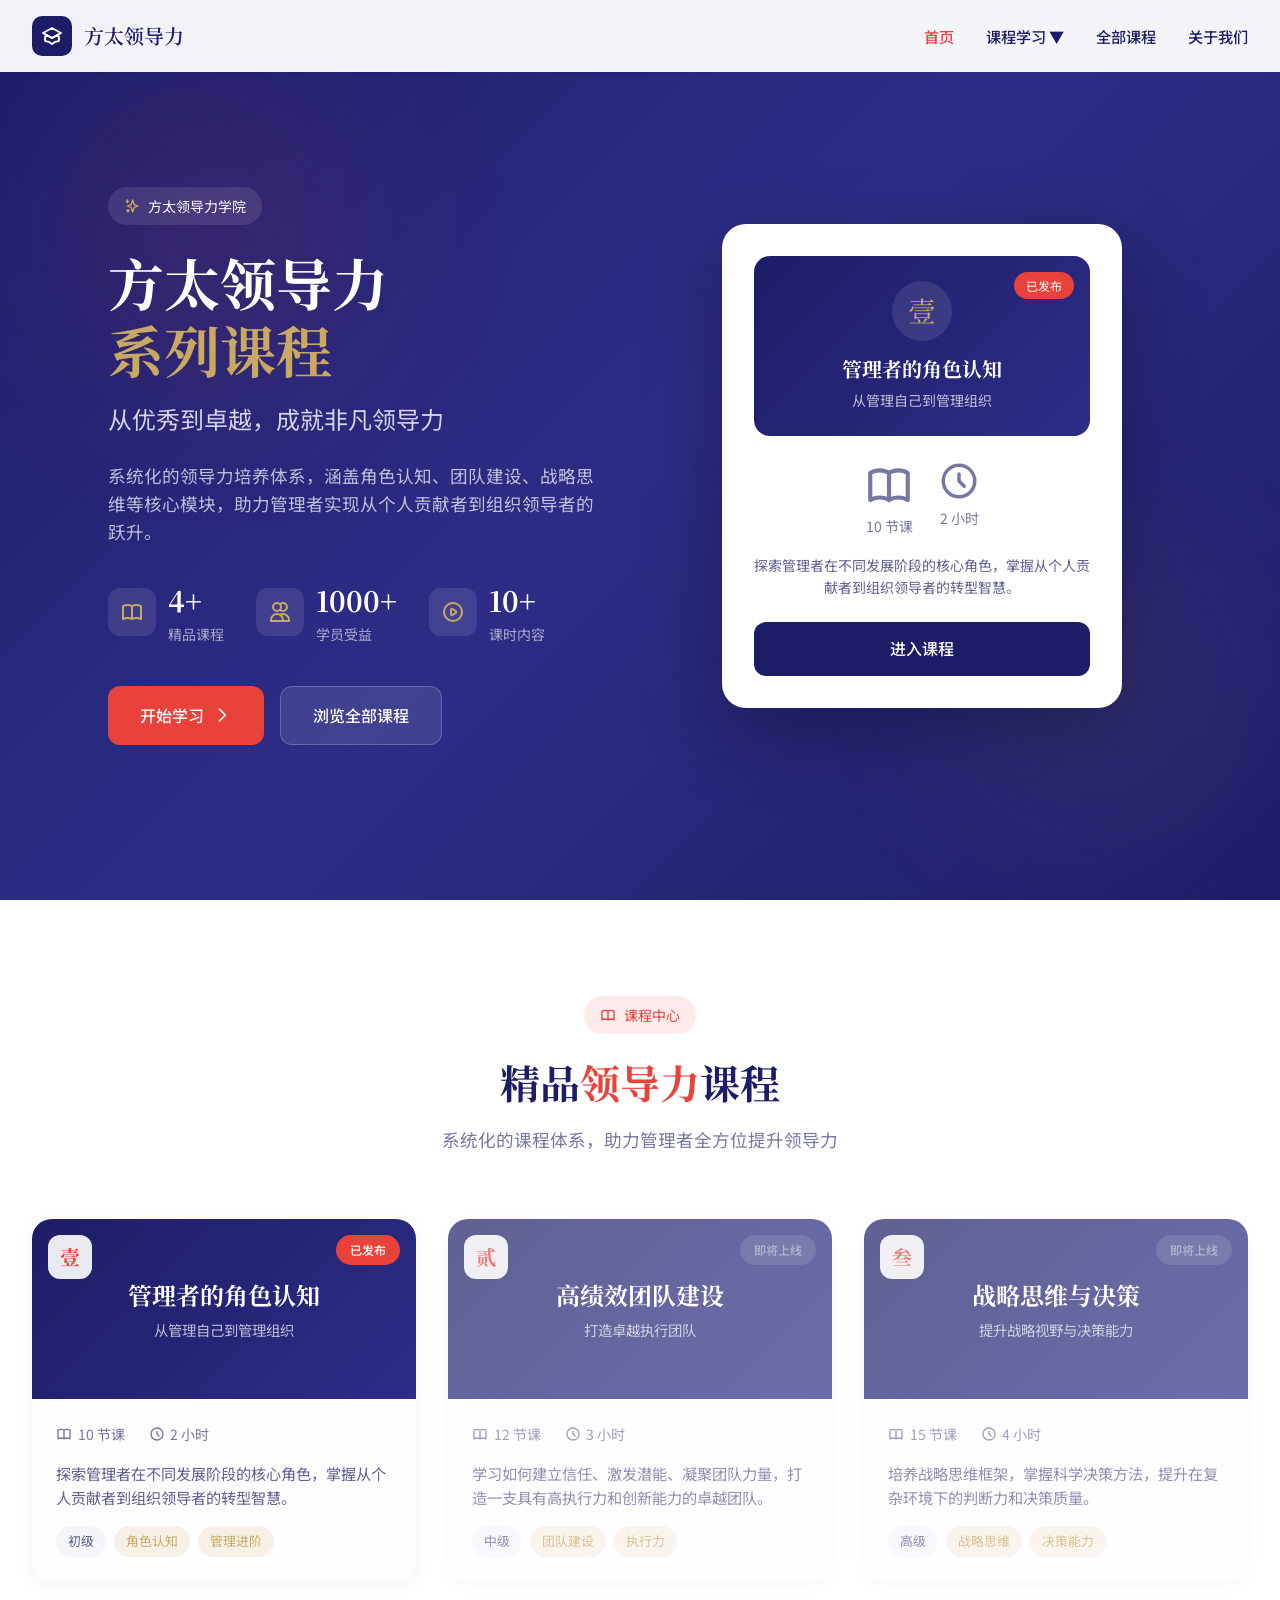
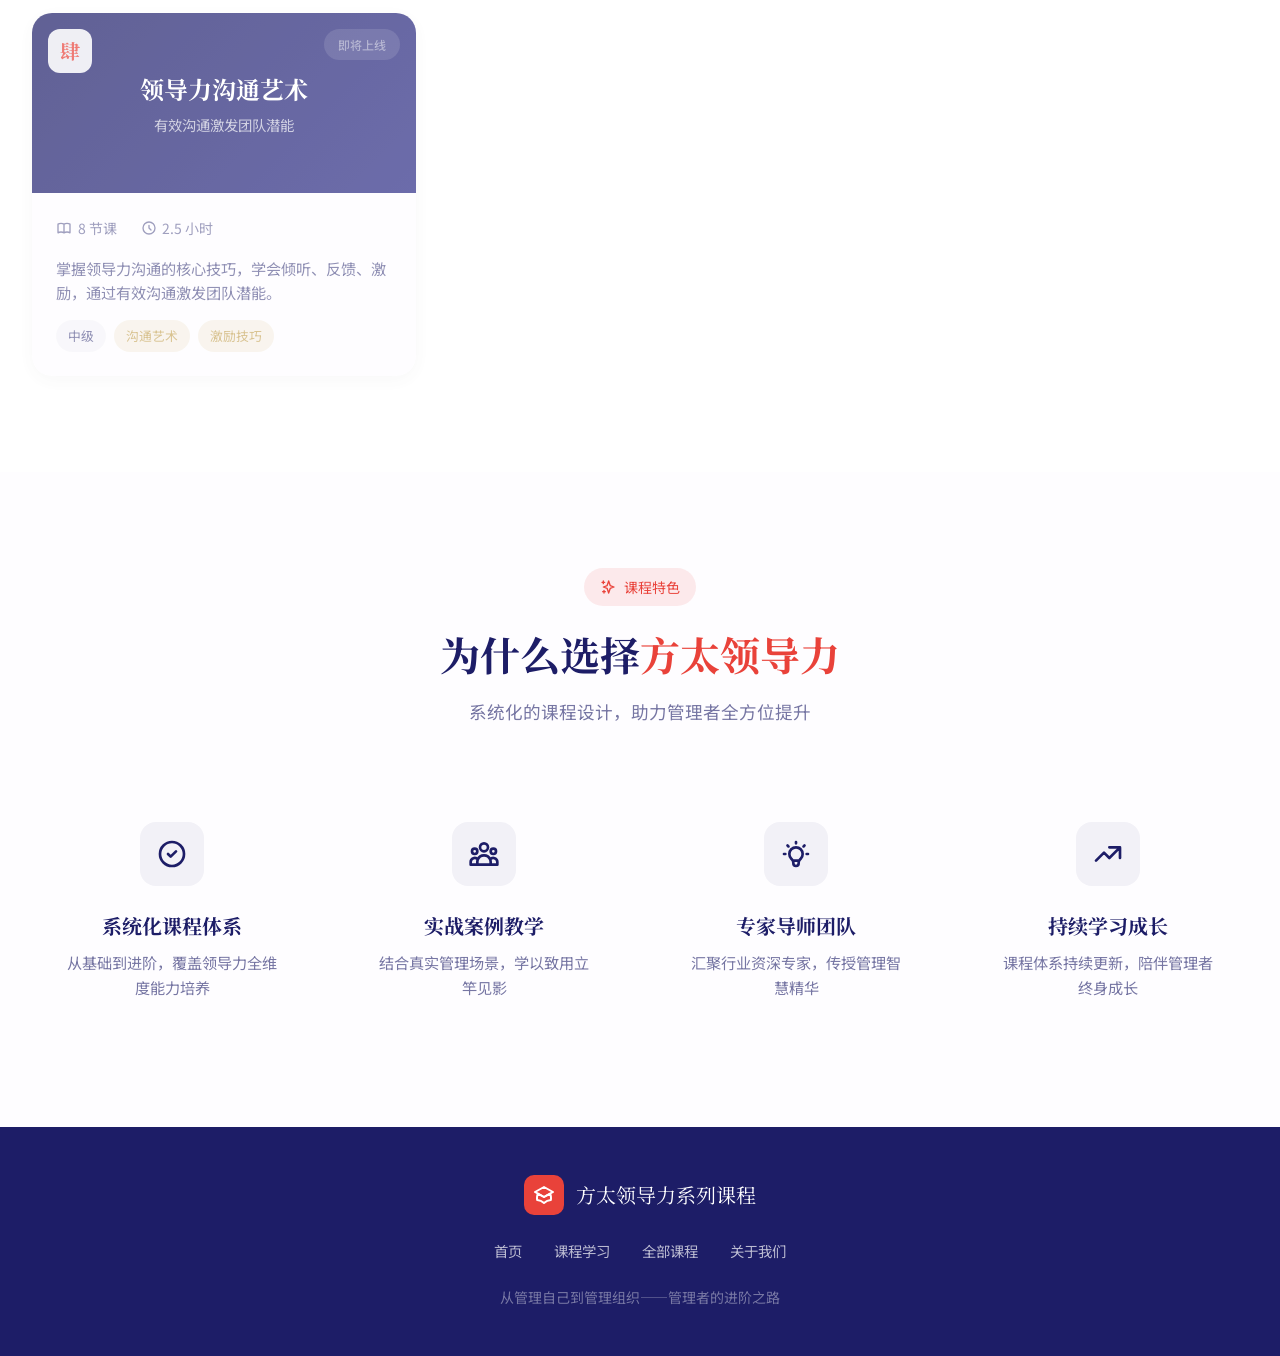
<file: portal/index.html>
<!DOCTYPE html>
<html lang="zh-CN">
<head>
    <meta charset="UTF-8">
    <meta name="viewport" content="width=device-width, initial-scale=1.0">
    <title>方太领导力系列课程</title>
    <link href="https://fonts.googleapis.com/css2?family=Noto+Sans+SC:wght@400;500;700&family=Noto+Serif+SC:wght@400;500;600;700&display=swap" rel="stylesheet">
    <style>
        * {
            margin: 0;
            padding: 0;
            box-sizing: border-box;
        }
        
        body {
            font-family: 'Noto Sans SC', sans-serif;
            background: #fefdff;
            color: #1d1d67;
            line-height: 1.6;
        }
        
        h1, h2, h3, h4, h5, h6 {
            font-family: 'Noto Serif SC', serif;
        }
        
        /* Navigation */
        .nav {
            position: fixed;
            top: 0;
            left: 0;
            right: 0;
            z-index: 1000;
            background: rgba(255, 255, 255, 0.95);
            backdrop-filter: blur(10px);
            box-shadow: 0 1px 3px rgba(0,0,0,0.05);
            padding: 1rem 0;
        }
        
        .nav-container {
            max-width: 1400px;
            margin: 0 auto;
            padding: 0 2rem;
            display: flex;
            align-items: center;
            justify-content: space-between;
        }
        
        .logo {
            display: flex;
            align-items: center;
            gap: 0.75rem;
            text-decoration: none;
        }
        
        .logo-icon {
            width: 40px;
            height: 40px;
            background: #1d1d67;
            border-radius: 10px;
            display: flex;
            align-items: center;
            justify-content: center;
        }
        
        .logo-icon svg {
            width: 24px;
            height: 24px;
            color: white;
        }
        
        .logo-text {
            font-family: 'Noto Serif SC', serif;
            font-size: 1.25rem;
            font-weight: 600;
            color: #1d1d67;
        }
        
        .nav-links {
            display: flex;
            align-items: center;
            gap: 2rem;
        }
        
        .nav-links a {
            text-decoration: none;
            color: #1d1d67;
            font-size: 0.95rem;
            font-weight: 500;
            transition: color 0.3s;
        }
        
        .nav-links a:hover {
            color: #e9423a;
        }
        
        .nav-links a.active {
            color: #e9423a;
        }
        
        /* Dropdown Menu */
        .dropdown {
            position: relative;
        }
        
        .dropdown-toggle {
            display: flex;
            align-items: center;
            gap: 0.25rem;
        }
        
        .dropdown-menu {
            position: absolute;
            top: 100%;
            left: 0;
            margin-top: 0.5rem;
            min-width: 280px;
            background: white;
            border-radius: 12px;
            box-shadow: 0 10px 40px rgba(0, 0, 0, 0.15);
            padding: 0.5rem;
            opacity: 0;
            visibility: hidden;
            transform: translateY(-10px);
            transition: all 0.3s ease;
            z-index: 1001;
        }
        
        .dropdown:hover .dropdown-menu {
            opacity: 1;
            visibility: visible;
            transform: translateY(0);
        }
        
        .dropdown-item {
            display: flex;
            align-items: center;
            gap: 1rem;
            padding: 0.875rem 1rem;
            border-radius: 8px;
            text-decoration: none;
            color: #1d1d67;
            transition: background 0.2s;
        }
        
        .dropdown-item:hover {
            background: rgba(29, 29, 103, 0.05);
        }
        
        .dropdown-item.disabled {
            opacity: 0.5;
            cursor: not-allowed;
            pointer-events: none;
        }
        
        .course-num {
            width: 36px;
            height: 36px;
            background: rgba(29, 29, 103, 0.1);
            border-radius: 8px;
            display: flex;
            align-items: center;
            justify-content: center;
            font-family: 'Noto Serif SC', serif;
            font-size: 1rem;
            font-weight: 700;
            color: #1d1d67;
            flex-shrink: 0;
        }
        
        .course-info {
            flex: 1;
        }
        
        .course-title {
            font-weight: 500;
            font-size: 0.95rem;
            margin-bottom: 0.25rem;
        }
        
        .course-status {
            font-size: 0.75rem;
            padding: 0.15rem 0.5rem;
            border-radius: 50px;
            display: inline-block;
        }
        
        .course-status.published {
            background: rgba(233, 66, 58, 0.1);
            color: #e9423a;
        }
        
        .course-status.coming {
            background: rgba(29, 29, 103, 0.1);
            color: #1d1d67;
            opacity: 0.6;
        }
        
        /* Hero Section */
        .hero {
            min-height: 100vh;
            background: linear-gradient(135deg, #1d1d67 0%, #2d2d87 50%, #1d1d67 100%);
            display: flex;
            align-items: center;
            padding: 6rem 2rem 4rem;
            position: relative;
            overflow: hidden;
        }
        
        .hero::before {
            content: '';
            position: absolute;
            top: 10%;
            left: 5%;
            width: 300px;
            height: 300px;
            background: rgba(233, 66, 58, 0.1);
            border-radius: 50%;
            filter: blur(80px);
        }
        
        .hero::after {
            content: '';
            position: absolute;
            bottom: 10%;
            right: 5%;
            width: 250px;
            height: 250px;
            background: rgba(201, 169, 98, 0.1);
            border-radius: 50%;
            filter: blur(80px);
        }
        
        .hero-container {
            max-width: 1400px;
            margin: 0 auto;
            display: grid;
            grid-template-columns: 1fr 1fr;
            gap: 4rem;
            align-items: center;
            position: relative;
            z-index: 1;
        }
        
        .hero-content {
            color: white;
        }
        
        .hero-badge {
            display: inline-flex;
            align-items: center;
            gap: 0.5rem;
            padding: 0.5rem 1rem;
            background: rgba(255, 255, 255, 0.1);
            border-radius: 50px;
            font-size: 0.875rem;
            margin-bottom: 1.5rem;
        }
        
        .hero-badge svg {
            width: 16px;
            height: 16px;
            color: #c9a962;
        }
        
        .hero h1 {
            font-size: 3.5rem;
            line-height: 1.2;
            margin-bottom: 1rem;
        }
        
        .hero h1 span {
            color: #c9a962;
        }
        
        .hero-subtitle {
            font-size: 1.5rem;
            color: rgba(255, 255, 255, 0.8);
            margin-bottom: 1.5rem;
        }
        
        .hero-desc {
            font-size: 1.1rem;
            color: rgba(255, 255, 255, 0.7);
            max-width: 500px;
            margin-bottom: 2rem;
        }
        
        .hero-stats {
            display: flex;
            gap: 2rem;
            margin-bottom: 2.5rem;
        }
        
        .stat-item {
            display: flex;
            align-items: center;
            gap: 0.75rem;
        }
        
        .stat-icon {
            width: 48px;
            height: 48px;
            background: rgba(255, 255, 255, 0.1);
            border-radius: 12px;
            display: flex;
            align-items: center;
            justify-content: center;
        }
        
        .stat-icon svg {
            width: 24px;
            height: 24px;
            color: #c9a962;
        }
        
        .stat-number {
            font-family: 'Noto Serif SC', serif;
            font-size: 1.75rem;
            font-weight: 700;
        }
        
        .stat-label {
            font-size: 0.875rem;
            color: rgba(255, 255, 255, 0.6);
        }
        
        .hero-cta {
            display: flex;
            gap: 1rem;
        }
        
        .btn-primary {
            display: inline-flex;
            align-items: center;
            gap: 0.5rem;
            padding: 1rem 2rem;
            background: #e9423a;
            color: white;
            text-decoration: none;
            border-radius: 12px;
            font-weight: 500;
            transition: all 0.3s;
        }
        
        .btn-primary:hover {
            background: #d63a32;
            transform: translateY(-2px);
        }
        
        .btn-secondary {
            display: inline-flex;
            align-items: center;
            gap: 0.5rem;
            padding: 1rem 2rem;
            background: rgba(255, 255, 255, 0.1);
            color: white;
            text-decoration: none;
            border-radius: 12px;
            font-weight: 500;
            border: 1px solid rgba(255, 255, 255, 0.2);
            transition: all 0.3s;
        }
        
        .btn-secondary:hover {
            background: rgba(255, 255, 255, 0.2);
        }
        
        .hero-visual {
            display: flex;
            justify-content: center;
            align-items: center;
        }
        
        .hero-card {
            background: white;
            border-radius: 24px;
            padding: 2rem;
            box-shadow: 0 25px 80px rgba(0, 0, 0, 0.3);
            max-width: 400px;
            width: 100%;
        }
        
        .hero-card-header {
            height: 180px;
            background: linear-gradient(135deg, #1d1d67 0%, #2d2d87 100%);
            border-radius: 16px;
            display: flex;
            flex-direction: column;
            align-items: center;
            justify-content: center;
            color: white;
            margin-bottom: 1.5rem;
            position: relative;
        }
        
        .hero-card-badge {
            position: absolute;
            top: 1rem;
            right: 1rem;
            padding: 0.25rem 0.75rem;
            background: #e9423a;
            color: white;
            font-size: 0.75rem;
            border-radius: 50px;
        }
        
        .hero-card-number {
            width: 60px;
            height: 60px;
            background: rgba(255, 255, 255, 0.1);
            border-radius: 50%;
            display: flex;
            align-items: center;
            justify-content: center;
            font-family: 'Noto Serif SC', serif;
            font-size: 1.75rem;
            color: #c9a962;
            margin-bottom: 0.75rem;
        }
        
        .hero-card h3 {
            font-size: 1.25rem;
            margin-bottom: 0.25rem;
        }
        
        .hero-card p {
            font-size: 0.875rem;
            opacity: 0.7;
        }
        
        .hero-card-content {
            text-align: center;
        }
        
        .hero-card-meta {
            display: flex;
            justify-content: center;
            gap: 1.5rem;
            margin-bottom: 1rem;
            font-size: 0.875rem;
            color: #1d1d67;
            opacity: 0.6;
        }
        
        .hero-card-desc {
            font-size: 0.9rem;
            color: #1d1d67;
            opacity: 0.7;
            margin-bottom: 1.5rem;
            line-height: 1.6;
        }
        
        .hero-card-btn {
            display: block;
            width: 100%;
            padding: 0.875rem;
            background: #1d1d67;
            color: white;
            text-decoration: none;
            border-radius: 12px;
            font-weight: 500;
            transition: background 0.3s;
        }
        
        .hero-card-btn:hover {
            background: #2d2d87;
        }
        
        /* Courses Section */
        .courses {
            padding: 6rem 2rem;
            background: white;
        }
        
        .courses-container {
            max-width: 1400px;
            margin: 0 auto;
        }
        
        .section-header {
            text-align: center;
            margin-bottom: 4rem;
        }
        
        .section-badge {
            display: inline-flex;
            align-items: center;
            gap: 0.5rem;
            padding: 0.5rem 1rem;
            background: rgba(233, 66, 58, 0.1);
            border-radius: 50px;
            font-size: 0.875rem;
            color: #e9423a;
            margin-bottom: 1rem;
        }
        
        .section-badge svg {
            width: 16px;
            height: 16px;
        }
        
        .section-header h2 {
            font-size: 2.5rem;
            color: #1d1d67;
            margin-bottom: 0.75rem;
        }
        
        .section-header h2 span {
            color: #e9423a;
        }
        
        .section-header p {
            font-size: 1.1rem;
            color: #1d1d67;
            opacity: 0.6;
        }
        
        .courses-grid {
            display: grid;
            grid-template-columns: repeat(auto-fit, minmax(320px, 1fr));
            gap: 2rem;
        }
        
        .course-card {
            background: #fefdff;
            border-radius: 20px;
            overflow: hidden;
            box-shadow: 0 4px 20px rgba(0, 0, 0, 0.05);
            transition: all 0.3s;
            text-decoration: none;
            color: inherit;
            display: block;
        }
        
        .course-card:hover {
            transform: translateY(-8px);
            box-shadow: 0 12px 40px rgba(0, 0, 0, 0.1);
        }
        
        .course-card-header {
            height: 180px;
            background: linear-gradient(135deg, #1d1d67 0%, #2d2d87 100%);
            position: relative;
            display: flex;
            flex-direction: column;
            align-items: center;
            justify-content: center;
            color: white;
        }
        
        .course-number {
            position: absolute;
            top: 1rem;
            left: 1rem;
            width: 44px;
            height: 44px;
            background: rgba(255, 255, 255, 0.9);
            border-radius: 12px;
            display: flex;
            align-items: center;
            justify-content: center;
            font-family: 'Noto Serif SC', serif;
            font-size: 1.25rem;
            color: #e9423a;
            font-weight: 700;
        }
        
        .course-status {
            position: absolute;
            top: 1rem;
            right: 1rem;
            padding: 0.35rem 0.875rem;
            border-radius: 50px;
            font-size: 0.75rem;
            font-weight: 500;
        }
        
        .course-status.published {
            background: #e9423a;
            color: white;
        }
        
        .course-status.coming {
            background: rgba(255, 255, 255, 0.2);
            color: rgba(255, 255, 255, 0.8);
        }
        
        .course-card-header h3 {
            font-size: 1.5rem;
            margin-bottom: 0.25rem;
        }
        
        .course-card-header p {
            font-size: 0.9rem;
            opacity: 0.7;
        }
        
        .course-card-body {
            padding: 1.5rem;
        }
        
        .course-meta {
            display: flex;
            gap: 1.5rem;
            margin-bottom: 1rem;
            font-size: 0.875rem;
            color: #1d1d67;
            opacity: 0.6;
        }
        
        .course-meta span {
            display: flex;
            align-items: center;
            gap: 0.35rem;
        }
        
        .course-meta svg {
            width: 16px;
            height: 16px;
        }
        
        .course-desc {
            font-size: 0.95rem;
            color: #1d1d67;
            opacity: 0.7;
            line-height: 1.6;
            margin-bottom: 1rem;
        }
        
        .course-tags {
            display: flex;
            flex-wrap: wrap;
            gap: 0.5rem;
        }
        
        .course-tag {
            padding: 0.35rem 0.75rem;
            background: rgba(29, 29, 103, 0.05);
            border-radius: 50px;
            font-size: 0.8rem;
            color: #1d1d67;
            opacity: 0.7;
        }
        
        .course-tag.highlight {
            background: rgba(201, 169, 98, 0.15);
            color: #c9a962;
            opacity: 1;
        }
        
        /* Features Section */
        .features {
            padding: 6rem 2rem;
            background: #fefdff;
        }
        
        .features-container {
            max-width: 1400px;
            margin: 0 auto;
        }
        
        .features-grid {
            display: grid;
            grid-template-columns: repeat(auto-fit, minmax(250px, 1fr));
            gap: 2rem;
            margin-top: 3rem;
        }
        
        .feature-item {
            text-align: center;
            padding: 2rem;
        }
        
        .feature-icon {
            width: 64px;
            height: 64px;
            background: rgba(29, 29, 103, 0.05);
            border-radius: 16px;
            display: flex;
            align-items: center;
            justify-content: center;
            margin: 0 auto 1.5rem;
        }
        
        .feature-icon svg {
            width: 32px;
            height: 32px;
            color: #1d1d67;
        }
        
        .feature-item h3 {
            font-size: 1.25rem;
            color: #1d1d67;
            margin-bottom: 0.5rem;
        }
        
        .feature-item p {
            font-size: 0.95rem;
            color: #1d1d67;
            opacity: 0.6;
        }
        
        /* Footer */
        .footer {
            background: #1d1d67;
            color: white;
            padding: 3rem 2rem;
        }
        
        .footer-container {
            max-width: 1400px;
            margin: 0 auto;
            display: flex;
            flex-direction: column;
            align-items: center;
            gap: 1.5rem;
        }
        
        .footer-logo {
            display: flex;
            align-items: center;
            gap: 0.75rem;
        }
        
        .footer-logo-icon {
            width: 40px;
            height: 40px;
            background: #e9423a;
            border-radius: 10px;
            display: flex;
            align-items: center;
            justify-content: center;
        }
        
        .footer-logo-icon svg {
            width: 24px;
            height: 24px;
            color: white;
        }
        
        .footer-logo-text {
            font-family: 'Noto Serif SC', serif;
            font-size: 1.25rem;
        }
        
        .footer-links {
            display: flex;
            gap: 2rem;
        }
        
        .footer-links a {
            color: rgba(255, 255, 255, 0.7);
            text-decoration: none;
            font-size: 0.9rem;
            transition: color 0.3s;
        }
        
        .footer-links a:hover {
            color: #c9a962;
        }
        
        .footer-copy {
            font-size: 0.875rem;
            color: rgba(255, 255, 255, 0.4);
        }
        
        /* Responsive */
        @media (max-width: 1024px) {
            .hero-container {
                grid-template-columns: 1fr;
                text-align: center;
            }
            
            .hero h1 {
                font-size: 2.5rem;
            }
            
            .hero-stats {
                justify-content: center;
            }
            
            .hero-cta {
                justify-content: center;
            }
            
            .hero-visual {
                display: none;
            }
        }
        
        @media (max-width: 768px) {
            .nav-links {
                display: none;
            }
            
            .hero {
                padding: 5rem 1.5rem 3rem;
            }
            
            .hero h1 {
                font-size: 2rem;
            }
            
            .hero-subtitle {
                font-size: 1.1rem;
            }
            
            .hero-stats {
                flex-direction: column;
                gap: 1rem;
            }
            
            .hero-cta {
                flex-direction: column;
            }
            
            .courses {
                padding: 4rem 1.5rem;
            }
            
            .section-header h2 {
                font-size: 1.75rem;
            }
        }
    </style>
</head>
<body>
    <!-- Navigation -->
    <nav class="nav">
        <div class="nav-container">
            <a href="index.html" class="logo">
                <div class="logo-icon">
                    <svg xmlns="http://www.w3.org/2000/svg" fill="none" viewBox="0 0 24 24" stroke="currentColor">
                        <path stroke-linecap="round" stroke-linejoin="round" stroke-width="2" d="M12 14l9-5-9-5-9 5 9 5z" />
                        <path stroke-linecap="round" stroke-linejoin="round" stroke-width="2" d="M12 14l6.16-3.422a12.083 12.083 0 01.665 6.479A11.952 11.952 0 0012 20.055a11.952 11.952 0 00-6.824-2.998 12.078 12.078 0 01.665-6.479L12 14z" />
                    </svg>
                </div>
                <span class="logo-text">方太领导力</span>
            </a>
            <div class="nav-links">
                <a href="index.html" class="active">首页</a>
                <div class="dropdown">
                    <a href="#" class="dropdown-toggle">课程学习 ▼</a>
                    <div class="dropdown-menu">
                        <a href="course/index.html" class="dropdown-item">
                            <span class="course-num">壹</span>
                            <div class="course-title">管理者的角色认知</div>
                        </a>
                        <div class="dropdown-item disabled">
                            <span class="course-num">贰</span>
                            <div class="course-title">高绩效团队建设</div>
                        </div>
                        <div class="dropdown-item disabled">
                            <span class="course-num">叁</span>
                            <div class="course-title">战略思维与决策</div>
                        </div>
                        <div class="dropdown-item disabled">
                            <span class="course-num">肆</span>
                            <div class="course-title">领导力沟通艺术</div>
                        </div>
                    </div>
                </div>
                <a href="#courses">全部课程</a>
                <a href="#about">关于我们</a>
            </div>
        </div>
    </nav>

    <!-- Hero Section -->
    <section class="hero">
        <div class="hero-container">
            <div class="hero-content">
                <div class="hero-badge">
                    <svg xmlns="http://www.w3.org/2000/svg" fill="none" viewBox="0 0 24 24" stroke="currentColor">
                        <path stroke-linecap="round" stroke-linejoin="round" stroke-width="2" d="M5 3v4M3 5h4M6 17v4m-2-2h4m5-16l2.286 6.857L21 12l-5.714 2.143L13 21l-2.286-6.857L5 12l5.714-2.143L13 3z" />
                    </svg>
                    方太领导力学院
                </div>
                <h1>方太领导力<br><span>系列课程</span></h1>
                <p class="hero-subtitle">从优秀到卓越，成就非凡领导力</p>
                <p class="hero-desc">系统化的领导力培养体系，涵盖角色认知、团队建设、战略思维等核心模块，助力管理者实现从个人贡献者到组织领导者的跃升。</p>
                
                <div class="hero-stats">
                    <div class="stat-item">
                        <div class="stat-icon">
                            <svg xmlns="http://www.w3.org/2000/svg" fill="none" viewBox="0 0 24 24" stroke="currentColor">
                                <path stroke-linecap="round" stroke-linejoin="round" stroke-width="2" d="M12 6.253v13m0-13C10.832 5.477 9.246 5 7.5 5S4.168 5.477 3 6.253v13C4.168 18.477 5.754 18 7.5 18s3.332.477 4.5 1.253m0-13C13.168 5.477 14.754 5 16.5 5c1.747 0 3.332.477 4.5 1.253v13C19.832 18.477 18.247 18 16.5 18c-1.746 0-3.332.477-4.5 1.253" />
                            </svg>
                        </div>
                        <div>
                            <div class="stat-number">4+</div>
                            <div class="stat-label">精品课程</div>
                        </div>
                    </div>
                    <div class="stat-item">
                        <div class="stat-icon">
                            <svg xmlns="http://www.w3.org/2000/svg" fill="none" viewBox="0 0 24 24" stroke="currentColor">
                                <path stroke-linecap="round" stroke-linejoin="round" stroke-width="2" d="M12 4.354a4 4 0 110 5.292M15 21H3v-1a6 6 0 0112 0v1zm0 0h6v-1a6 6 0 00-9-5.197M13 7a4 4 0 11-8 0 4 4 0 018 0z" />
                            </svg>
                        </div>
                        <div>
                            <div class="stat-number">1000+</div>
                            <div class="stat-label">学员受益</div>
                        </div>
                    </div>
                    <div class="stat-item">
                        <div class="stat-icon">
                            <svg xmlns="http://www.w3.org/2000/svg" fill="none" viewBox="0 0 24 24" stroke="currentColor">
                                <path stroke-linecap="round" stroke-linejoin="round" stroke-width="2" d="M14.752 11.168l-3.197-2.132A1 1 0 0010 9.87v4.263a1 1 0 001.555.832l3.197-2.132a1 1 0 000-1.664z" />
                                <path stroke-linecap="round" stroke-linejoin="round" stroke-width="2" d="M21 12a9 9 0 11-18 0 9 9 0 0118 0z" />
                            </svg>
                        </div>
                        <div>
                            <div class="stat-number">10+</div>
                            <div class="stat-label">课时内容</div>
                        </div>
                    </div>
                </div>
                
                <div class="hero-cta">
                    <a href="course/index.html" class="btn-primary">
                        开始学习
                        <svg xmlns="http://www.w3.org/2000/svg" fill="none" viewBox="0 0 24 24" stroke="currentColor" style="width: 20px; height: 20px;">
                            <path stroke-linecap="round" stroke-linejoin="round" stroke-width="2" d="M9 5l7 7-7 7" />
                        </svg>
                    </a>
                    <a href="#courses" class="btn-secondary">浏览全部课程</a>
                </div>
            </div>
            
            <div class="hero-visual">
                <div class="hero-card">
                    <div class="hero-card-header">
                        <span class="hero-card-badge">已发布</span>
                        <div class="hero-card-number">壹</div>
                        <h3>管理者的角色认知</h3>
                        <p>从管理自己到管理组织</p>
                    </div>
                    <div class="hero-card-content">
                        <div class="hero-card-meta">
                            <span>
                                <svg xmlns="http://www.w3.org/2000/svg" fill="none" viewBox="0 0 24 24" stroke="currentColor">
                                    <path stroke-linecap="round" stroke-linejoin="round" stroke-width="2" d="M12 6.253v13m0-13C10.832 5.477 9.246 5 7.5 5S4.168 5.477 3 6.253v13C4.168 18.477 5.754 18 7.5 18s3.332.477 4.5 1.253m0-13C13.168 5.477 14.754 5 16.5 5c1.747 0 3.332.477 4.5 1.253v13C19.832 18.477 18.247 18 16.5 18c-1.746 0-3.332.477-4.5 1.253" />
                                </svg>
                                10 节课
                            </span>
                            <span>
                                <svg xmlns="http://www.w3.org/2000/svg" fill="none" viewBox="0 0 24 24" stroke="currentColor">
                                    <path stroke-linecap="round" stroke-linejoin="round" stroke-width="2" d="M12 8v4l3 3m6-3a9 9 0 11-18 0 9 9 0 0118 0z" />
                                </svg>
                                2 小时
                            </span>
                        </div>
                        <p class="hero-card-desc">探索管理者在不同发展阶段的核心角色，掌握从个人贡献者到组织领导者的转型智慧。</p>
                        <a href="course/index.html" class="hero-card-btn">进入课程</a>
                    </div>
                </div>
            </div>
        </div>
    </section>

    <!-- Courses Section -->
    <section id="courses" class="courses">
        <div class="courses-container">
            <div class="section-header">
                <div class="section-badge">
                    <svg xmlns="http://www.w3.org/2000/svg" fill="none" viewBox="0 0 24 24" stroke="currentColor">
                        <path stroke-linecap="round" stroke-linejoin="round" stroke-width="2" d="M12 6.253v13m0-13C10.832 5.477 9.246 5 7.5 5S4.168 5.477 3 6.253v13C4.168 18.477 5.754 18 7.5 18s3.332.477 4.5 1.253m0-13C13.168 5.477 14.754 5 16.5 5c1.747 0 3.332.477 4.5 1.253v13C19.832 18.477 18.247 18 16.5 18c-1.746 0-3.332.477-4.5 1.253" />
                    </svg>
                    课程中心
                </div>
                <h2>精品<span>领导力</span>课程</h2>
                <p>系统化的课程体系，助力管理者全方位提升领导力</p>
            </div>
            
            <div class="courses-grid">
                <!-- Course 1: Published -->
                <a href="course/index.html" class="course-card">
                    <div class="course-card-header">
                        <div class="course-number">壹</div>
                        <span class="course-status published">已发布</span>
                        <h3>管理者的角色认知</h3>
                        <p>从管理自己到管理组织</p>
                    </div>
                    <div class="course-card-body">
                        <div class="course-meta">
                            <span>
                                <svg xmlns="http://www.w3.org/2000/svg" fill="none" viewBox="0 0 24 24" stroke="currentColor">
                                    <path stroke-linecap="round" stroke-linejoin="round" stroke-width="2" d="M12 6.253v13m0-13C10.832 5.477 9.246 5 7.5 5S4.168 5.477 3 6.253v13C4.168 18.477 5.754 18 7.5 18s3.332.477 4.5 1.253m0-13C13.168 5.477 14.754 5 16.5 5c1.747 0 3.332.477 4.5 1.253v13C19.832 18.477 18.247 18 16.5 18c-1.746 0-3.332.477-4.5 1.253" />
                                </svg>
                                10 节课
                            </span>
                            <span>
                                <svg xmlns="http://www.w3.org/2000/svg" fill="none" viewBox="0 0 24 24" stroke="currentColor">
                                    <path stroke-linecap="round" stroke-linejoin="round" stroke-width="2" d="M12 8v4l3 3m6-3a9 9 0 11-18 0 9 9 0 0118 0z" />
                                </svg>
                                2 小时
                            </span>
                        </div>
                        <p class="course-desc">探索管理者在不同发展阶段的核心角色，掌握从个人贡献者到组织领导者的转型智慧。</p>
                        <div class="course-tags">
                            <span class="course-tag">初级</span>
                            <span class="course-tag highlight">角色认知</span>
                            <span class="course-tag highlight">管理进阶</span>
                        </div>
                    </div>
                </a>
                
                <!-- Course 2: Coming Soon -->
                <div class="course-card" style="opacity: 0.7;">
                    <div class="course-card-header">
                        <div class="course-number">贰</div>
                        <span class="course-status coming">即将上线</span>
                        <h3>高绩效团队建设</h3>
                        <p>打造卓越执行团队</p>
                    </div>
                    <div class="course-card-body">
                        <div class="course-meta">
                            <span>
                                <svg xmlns="http://www.w3.org/2000/svg" fill="none" viewBox="0 0 24 24" stroke="currentColor">
                                    <path stroke-linecap="round" stroke-linejoin="round" stroke-width="2" d="M12 6.253v13m0-13C10.832 5.477 9.246 5 7.5 5S4.168 5.477 3 6.253v13C4.168 18.477 5.754 18 7.5 18s3.332.477 4.5 1.253m0-13C13.168 5.477 14.754 5 16.5 5c1.747 0 3.332.477 4.5 1.253v13C19.832 18.477 18.247 18 16.5 18c-1.746 0-3.332.477-4.5 1.253" />
                                </svg>
                                12 节课
                            </span>
                            <span>
                                <svg xmlns="http://www.w3.org/2000/svg" fill="none" viewBox="0 0 24 24" stroke="currentColor">
                                    <path stroke-linecap="round" stroke-linejoin="round" stroke-width="2" d="M12 8v4l3 3m6-3a9 9 0 11-18 0 9 9 0 0118 0z" />
                                </svg>
                                3 小时
                            </span>
                        </div>
                        <p class="course-desc">学习如何建立信任、激发潜能、凝聚团队力量，打造一支具有高执行力和创新能力的卓越团队。</p>
                        <div class="course-tags">
                            <span class="course-tag">中级</span>
                            <span class="course-tag highlight">团队建设</span>
                            <span class="course-tag highlight">执行力</span>
                        </div>
                    </div>
                </div>
                
                <!-- Course 3: Coming Soon -->
                <div class="course-card" style="opacity: 0.7;">
                    <div class="course-card-header">
                        <div class="course-number">叁</div>
                        <span class="course-status coming">即将上线</span>
                        <h3>战略思维与决策</h3>
                        <p>提升战略视野与决策能力</p>
                    </div>
                    <div class="course-card-body">
                        <div class="course-meta">
                            <span>
                                <svg xmlns="http://www.w3.org/2000/svg" fill="none" viewBox="0 0 24 24" stroke="currentColor">
                                    <path stroke-linecap="round" stroke-linejoin="round" stroke-width="2" d="M12 6.253v13m0-13C10.832 5.477 9.246 5 7.5 5S4.168 5.477 3 6.253v13C4.168 18.477 5.754 18 7.5 18s3.332.477 4.5 1.253m0-13C13.168 5.477 14.754 5 16.5 5c1.747 0 3.332.477 4.5 1.253v13C19.832 18.477 18.247 18 16.5 18c-1.746 0-3.332.477-4.5 1.253" />
                                </svg>
                                15 节课
                            </span>
                            <span>
                                <svg xmlns="http://www.w3.org/2000/svg" fill="none" viewBox="0 0 24 24" stroke="currentColor">
                                    <path stroke-linecap="round" stroke-linejoin="round" stroke-width="2" d="M12 8v4l3 3m6-3a9 9 0 11-18 0 9 9 0 0118 0z" />
                                </svg>
                                4 小时
                            </span>
                        </div>
                        <p class="course-desc">培养战略思维框架，掌握科学决策方法，提升在复杂环境下的判断力和决策质量。</p>
                        <div class="course-tags">
                            <span class="course-tag">高级</span>
                            <span class="course-tag highlight">战略思维</span>
                            <span class="course-tag highlight">决策能力</span>
                        </div>
                    </div>
                </div>
                
                <!-- Course 4: Coming Soon -->
                <div class="course-card" style="opacity: 0.7;">
                    <div class="course-card-header">
                        <div class="course-number">肆</div>
                        <span class="course-status coming">即将上线</span>
                        <h3>领导力沟通艺术</h3>
                        <p>有效沟通激发团队潜能</p>
                    </div>
                    <div class="course-card-body">
                        <div class="course-meta">
                            <span>
                                <svg xmlns="http://www.w3.org/2000/svg" fill="none" viewBox="0 0 24 24" stroke="currentColor">
                                    <path stroke-linecap="round" stroke-linejoin="round" stroke-width="2" d="M12 6.253v13m0-13C10.832 5.477 9.246 5 7.5 5S4.168 5.477 3 6.253v13C4.168 18.477 5.754 18 7.5 18s3.332.477 4.5 1.253m0-13C13.168 5.477 14.754 5 16.5 5c1.747 0 3.332.477 4.5 1.253v13C19.832 18.477 18.247 18 16.5 18c-1.746 0-3.332.477-4.5 1.253" />
                                </svg>
                                8 节课
                            </span>
                            <span>
                                <svg xmlns="http://www.w3.org/2000/svg" fill="none" viewBox="0 0 24 24" stroke="currentColor">
                                    <path stroke-linecap="round" stroke-linejoin="round" stroke-width="2" d="M12 8v4l3 3m6-3a9 9 0 11-18 0 9 9 0 0118 0z" />
                                </svg>
                                2.5 小时
                            </span>
                        </div>
                        <p class="course-desc">掌握领导力沟通的核心技巧，学会倾听、反馈、激励，通过有效沟通激发团队潜能。</p>
                        <div class="course-tags">
                            <span class="course-tag">中级</span>
                            <span class="course-tag highlight">沟通艺术</span>
                            <span class="course-tag highlight">激励技巧</span>
                        </div>
                    </div>
                </div>
            </div>
        </div>
    </section>

    <!-- Features Section -->
    <section id="about" class="features">
        <div class="features-container">
            <div class="section-header">
                <div class="section-badge">
                    <svg xmlns="http://www.w3.org/2000/svg" fill="none" viewBox="0 0 24 24" stroke="currentColor">
                        <path stroke-linecap="round" stroke-linejoin="round" stroke-width="2" d="M5 3v4M3 5h4M6 17v4m-2-2h4m5-16l2.286 6.857L21 12l-5.714 2.143L13 21l-2.286-6.857L5 12l5.714-2.143L13 3z" />
                    </svg>
                    课程特色
                </div>
                <h2>为什么选择<span>方太领导力</span></h2>
                <p>系统化的课程设计，助力管理者全方位提升</p>
            </div>
            
            <div class="features-grid">
                <div class="feature-item">
                    <div class="feature-icon">
                        <svg xmlns="http://www.w3.org/2000/svg" fill="none" viewBox="0 0 24 24" stroke="currentColor">
                            <path stroke-linecap="round" stroke-linejoin="round" stroke-width="2" d="M9 12l2 2 4-4m6 2a9 9 0 11-18 0 9 9 0 0118 0z" />
                        </svg>
                    </div>
                    <h3>系统化课程体系</h3>
                    <p>从基础到进阶，覆盖领导力全维度能力培养</p>
                </div>
                <div class="feature-item">
                    <div class="feature-icon">
                        <svg xmlns="http://www.w3.org/2000/svg" fill="none" viewBox="0 0 24 24" stroke="currentColor">
                            <path stroke-linecap="round" stroke-linejoin="round" stroke-width="2" d="M17 20h5v-2a3 3 0 00-5.356-1.857M17 20H7m10 0v-2c0-.656-.126-1.283-.356-1.857M7 20H2v-2a3 3 0 015.356-1.857M7 20v-2c0-.656.126-1.283.356-1.857m0 0a5.002 5.002 0 019.288 0M15 7a3 3 0 11-6 0 3 3 0 016 0zm6 3a2 2 0 11-4 0 2 2 0 014 0zM7 10a2 2 0 11-4 0 2 2 0 014 0z" />
                        </svg>
                    </div>
                    <h3>实战案例教学</h3>
                    <p>结合真实管理场景，学以致用立竿见影</p>
                </div>
                <div class="feature-item">
                    <div class="feature-icon">
                        <svg xmlns="http://www.w3.org/2000/svg" fill="none" viewBox="0 0 24 24" stroke="currentColor">
                            <path stroke-linecap="round" stroke-linejoin="round" stroke-width="2" d="M9.663 17h4.673M12 3v1m6.364 1.636l-.707.707M21 12h-1M4 12H3m3.343-5.657l-.707-.707m2.828 9.9a5 5 0 117.072 0l-.548.547A3.374 3.374 0 0014 18.469V19a2 2 0 11-4 0v-.531c0-.895-.356-1.754-.988-2.386l-.548-.547z" />
                        </svg>
                    </div>
                    <h3>专家导师团队</h3>
                    <p>汇聚行业资深专家，传授管理智慧精华</p>
                </div>
                <div class="feature-item">
                    <div class="feature-icon">
                        <svg xmlns="http://www.w3.org/2000/svg" fill="none" viewBox="0 0 24 24" stroke="currentColor">
                            <path stroke-linecap="round" stroke-linejoin="round" stroke-width="2" d="M13 7h8m0 0v8m0-8l-8 8-4-4-6 6" />
                        </svg>
                    </div>
                    <h3>持续学习成长</h3>
                    <p>课程体系持续更新，陪伴管理者终身成长</p>
                </div>
            </div>
        </div>
    </section>

    <!-- Footer -->
    <footer class="footer">
        <div class="footer-container">
            <div class="footer-logo">
                <div class="footer-logo-icon">
                    <svg xmlns="http://www.w3.org/2000/svg" fill="none" viewBox="0 0 24 24" stroke="currentColor">
                        <path stroke-linecap="round" stroke-linejoin="round" stroke-width="2" d="M12 14l9-5-9-5-9 5 9 5z" />
                        <path stroke-linecap="round" stroke-linejoin="round" stroke-width="2" d="M12 14l6.16-3.422a12.083 12.083 0 01.665 6.479A11.952 11.952 0 0012 20.055a11.952 11.952 0 00-6.824-2.998 12.078 12.078 0 01.665-6.479L12 14z" />
                    </svg>
                </div>
                <span class="footer-logo-text">方太领导力系列课程</span>
            </div>
            <div class="footer-links">
                <a href="index.html">首页</a>
                <a href="course/index.html">课程学习</a>
                <a href="#courses">全部课程</a>
                <a href="#about">关于我们</a>
            </div>
            <p class="footer-copy">从管理自己到管理组织——管理者的进阶之路</p>
        </div>
    </footer>
</body>
</html>
</file>
